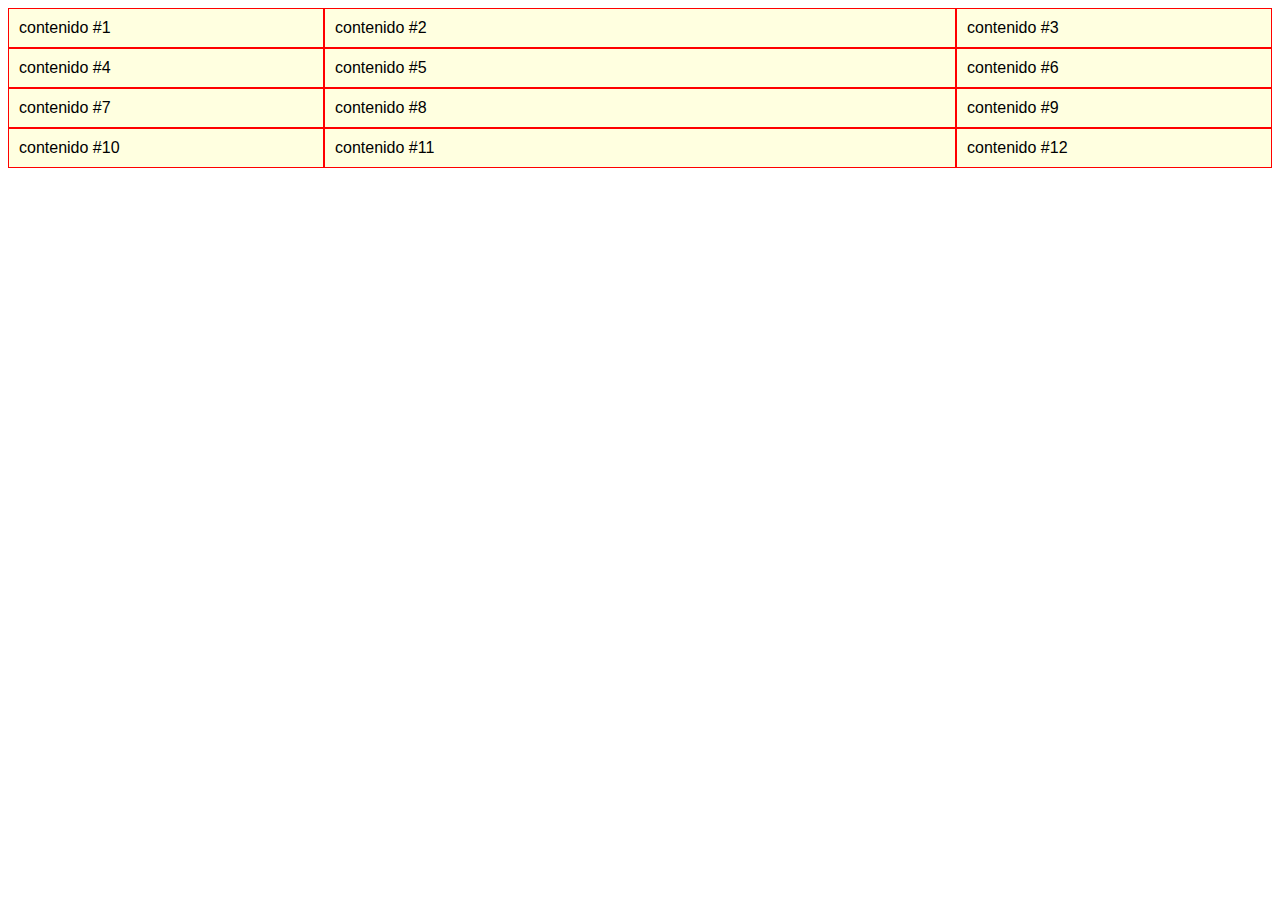
<file: 0 - Definiendo columnas/index.html>
<!DOCTYPE html>
<html lang="es">
  <head>
    <meta charset="UTF-8" />
    <meta name="viewport" content="width=device-width, initial-scale=1.0" />
    <meta http-equiv="X-UA-Compatible" content="ie=edge" />
    <link rel="stylesheet" href="css/style.css" />
    <title>Columnas</title>
  </head>
  <body>
    <section class="container">
      <div class="item">contenido #1</div>
      <div class="item">contenido #2</div>
      <div class="item">contenido #3</div>
      <div class="item">contenido #4</div>
      <div class="item">contenido #5</div>
      <div class="item">contenido #6</div>
      <div class="item">contenido #7</div>
      <div class="item">contenido #8</div>
      <div class="item">contenido #9</div>
      <div class="item">contenido #10</div>
      <div class="item">contenido #11</div>
      <div class="item">contenido #12</div>
    </section>
  </body>
</html>
</file>
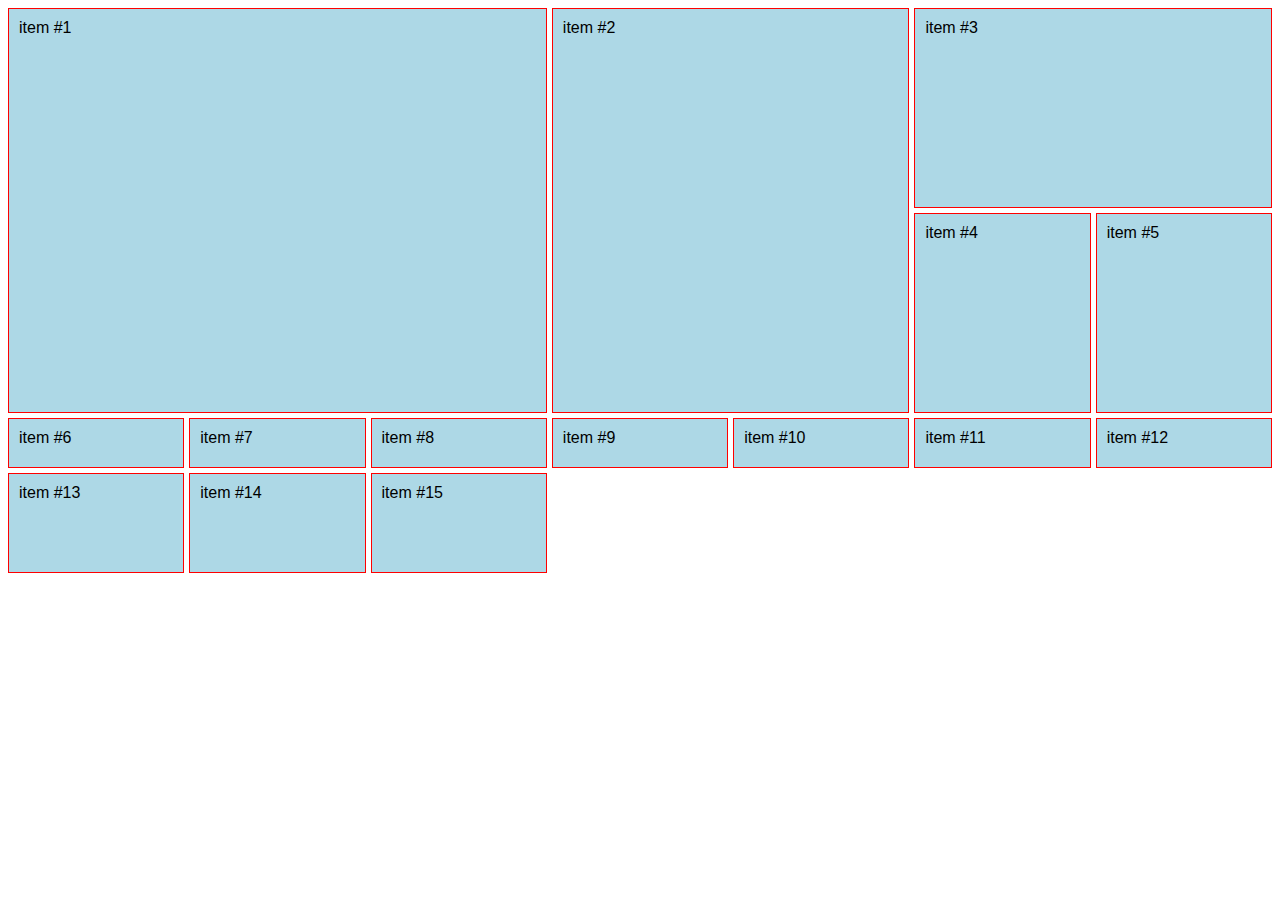
<file: 10 - Manejo de grid implícito/index.html>
<!DOCTYPE html>
<html lang="es">
  <head>
    <meta charset="UTF-8" />
    <meta name="viewport" content="width=device-width, initial-scale=1.0" />
    <meta http-equiv="X-UA-Compatible" content="ie=edge" />
    <link rel="stylesheet" href="css/style.css" />
    <title>Tamaño de item en columnas</title>
  </head>
  <body>
    <section class="container">
      <!-- .item{item #$}*12 -->
      <div class="item">item #1</div>
      <div class="item">item #2</div>
      <div class="item">item #3</div>
      <div class="item">item #4</div>
      <div class="item">item #5</div>
      <div class="item">item #6</div>
      <div class="item">item #7</div>
      <div class="item">item #8</div>
      <div class="item">item #9</div>
      <div class="item">item #10</div>
      <div class="item">item #11</div>
      <div class="item">item #12</div>
      <div class="item">item #13</div>
      <div class="item">item #14</div>
      <div class="item">item #15</div>
    </section>
  </body>
</html>
</file>
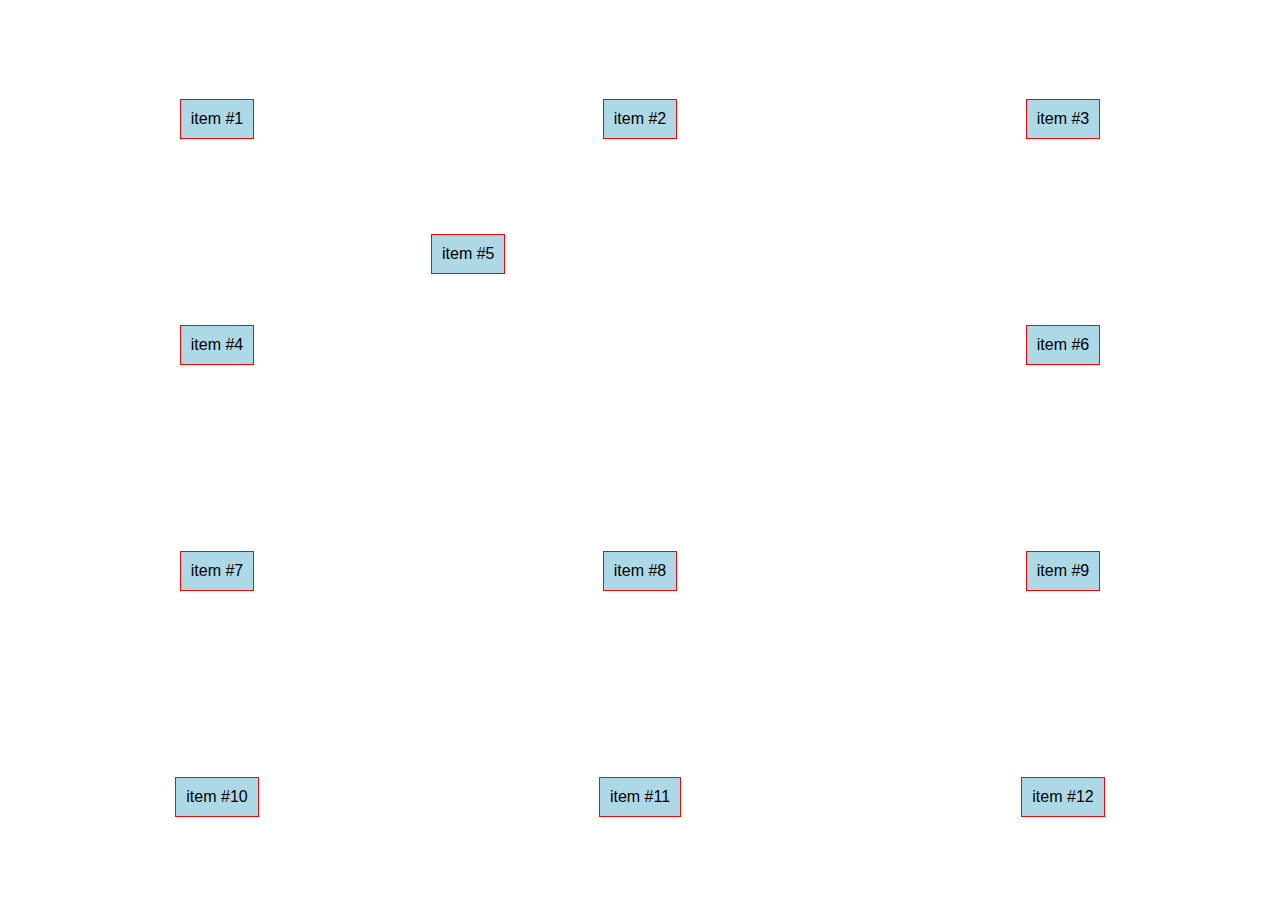
<file: 11 - Alineacion de contenido/index.html>
<!DOCTYPE html>
<html lang="es">
  <head>
    <meta charset="UTF-8" />
    <meta name="viewport" content="width=device-width, initial-scale=1.0" />
    <meta http-equiv="X-UA-Compatible" content="ie=edge" />
    <link rel="stylesheet" href="css/style.css" />
    <title>Tamaño de item en columnas</title>
  </head>
  <body>
    <section class="container">
      <!-- .item{item #$}*12 -->
      <div class="item">item #1</div>
      <div class="item">item #2</div>
      <div class="item">item #3</div>
      <div class="item">item #4</div>
      <div class="item">item #5</div>
      <div class="item">item #6</div>
      <div class="item">item #7</div>
      <div class="item">item #8</div>
      <div class="item">item #9</div>
      <div class="item">item #10</div>
      <div class="item">item #11</div>
      <div class="item">item #12</div>
    </section>
  </body>
</html>
</file>
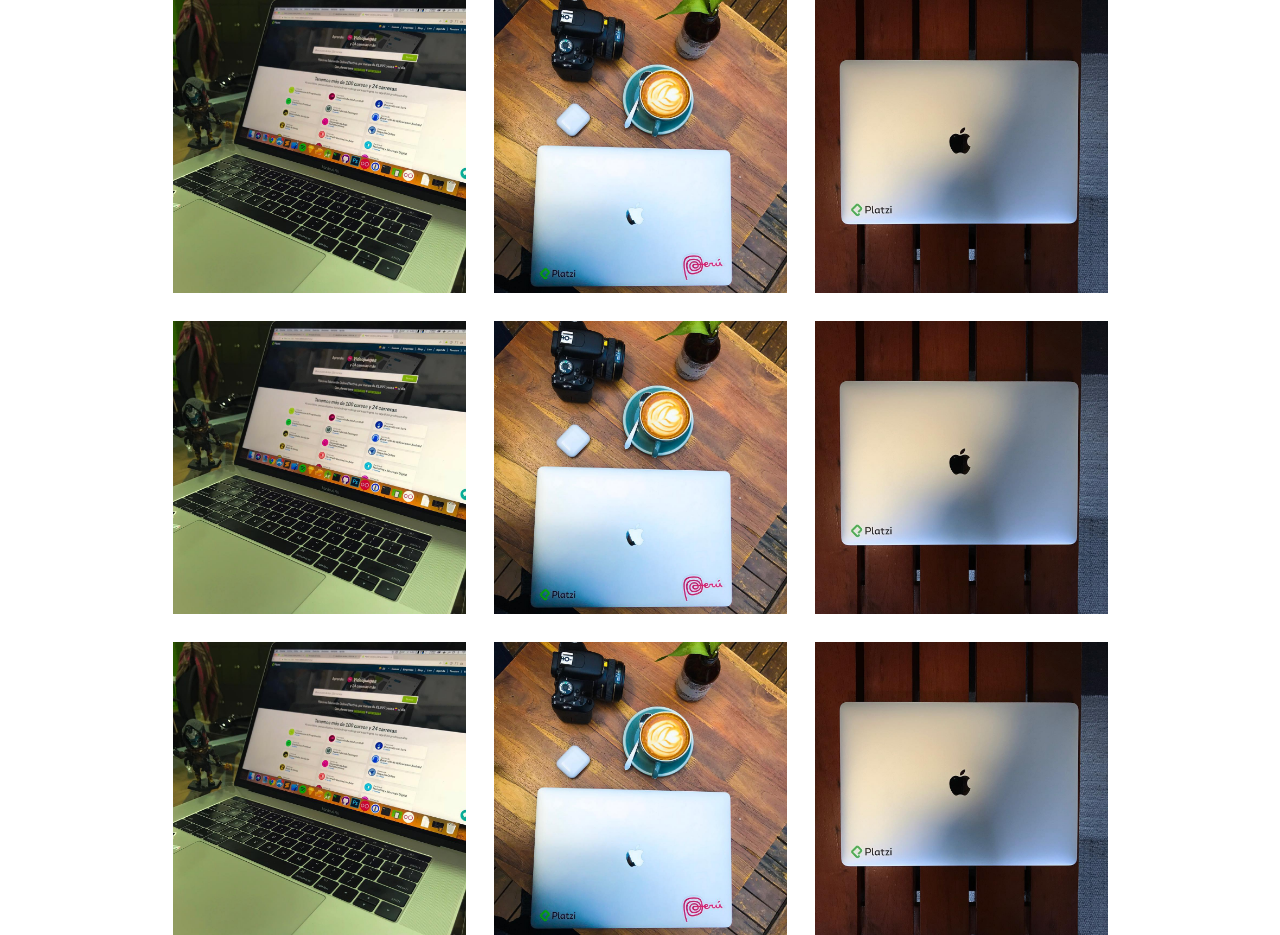
<file: 13 - Layout de Instagram/index.html>
<!DOCTYPE html>
<html lang="es">
  <head>
    <meta charset="UTF-8" />
    <meta name="viewport" content="width=device-width, initial-scale=1.0" />
    <meta http-equiv="X-UA-Compatible" content="ie=edge" />
    <link rel="stylesheet" href="css/style.css" />
    <title>Instagram</title>
  </head>
  <body>
    <section class="post-list">
      <a href="" class="post">
        <figure class="post-image">
          <img src="img/compu.jpg" alt="" />
        </figure>
        <span class="post-overlay">
          <p>
            <span class="post-likes">150</span>
            <span class="post-commnents">10</span>
          </p>
        </span>
      </a>
      <a href="" class="post">
        <figure class="post-image">
          <img src="img/compu2.jpg" alt="" />
        </figure>
        <span class="post-overlay">
          <p>
            <span class="post-likes">150</span>
            <span class="post-commnents">10</span>
          </p>
        </span>
      </a>
      <a href="" class="post">
        <figure class="post-image">
          <img src="img/compu3.jpg" alt="" />
        </figure>
        <span class="post-overlay">
          <p>
            <span class="post-likes">150</span>
            <span class="post-commnents">10</span>
          </p>
        </span>
      </a>
      <a href="" class="post">
        <figure class="post-image">
          <img src="img/compu.jpg" alt="" />
        </figure>
        <span class="post-overlay">
          <p>
            <span class="post-likes">150</span>
            <span class="post-commnents">10</span>
          </p>
        </span>
      </a>
      <a href="" class="post">
        <figure class="post-image">
          <img src="img/compu2.jpg" alt="" />
        </figure>
        <span class="post-overlay">
          <p>
            <span class="post-likes">150</span>
            <span class="post-commnents">10</span>
          </p>
        </span>
      </a>
      <a href="" class="post">
        <figure class="post-image">
          <img src="img/compu3.jpg" alt="" />
        </figure>
        <span class="post-overlay">
          <p>
            <span class="post-likes">150</span>
            <span class="post-commnents">10</span>
          </p>
        </span>
      </a>
      <a href="" class="post">
        <figure class="post-image">
          <img src="img/compu.jpg" alt="" />
        </figure>
        <span class="post-overlay">
          <p>
            <span class="post-likes">150</span>
            <span class="post-commnents">10</span>
          </p>
        </span>
      </a>
      <a href="" class="post">
        <figure class="post-image">
          <img src="img/compu2.jpg" alt="" />
        </figure>
        <span class="post-overlay">
          <p>
            <span class="post-likes">150</span>
            <span class="post-commnents">10</span>
          </p>
        </span>
      </a>
      <a href="" class="post">
        <figure class="post-image">
          <img src="img/compu3.jpg" alt="" />
        </figure>
        <span class="post-overlay">
          <p>
            <span class="post-likes">150</span>
            <span class="post-commnents">10</span>
          </p>
        </span>
      </a>
    </section>
  </body>
</html>
</file>
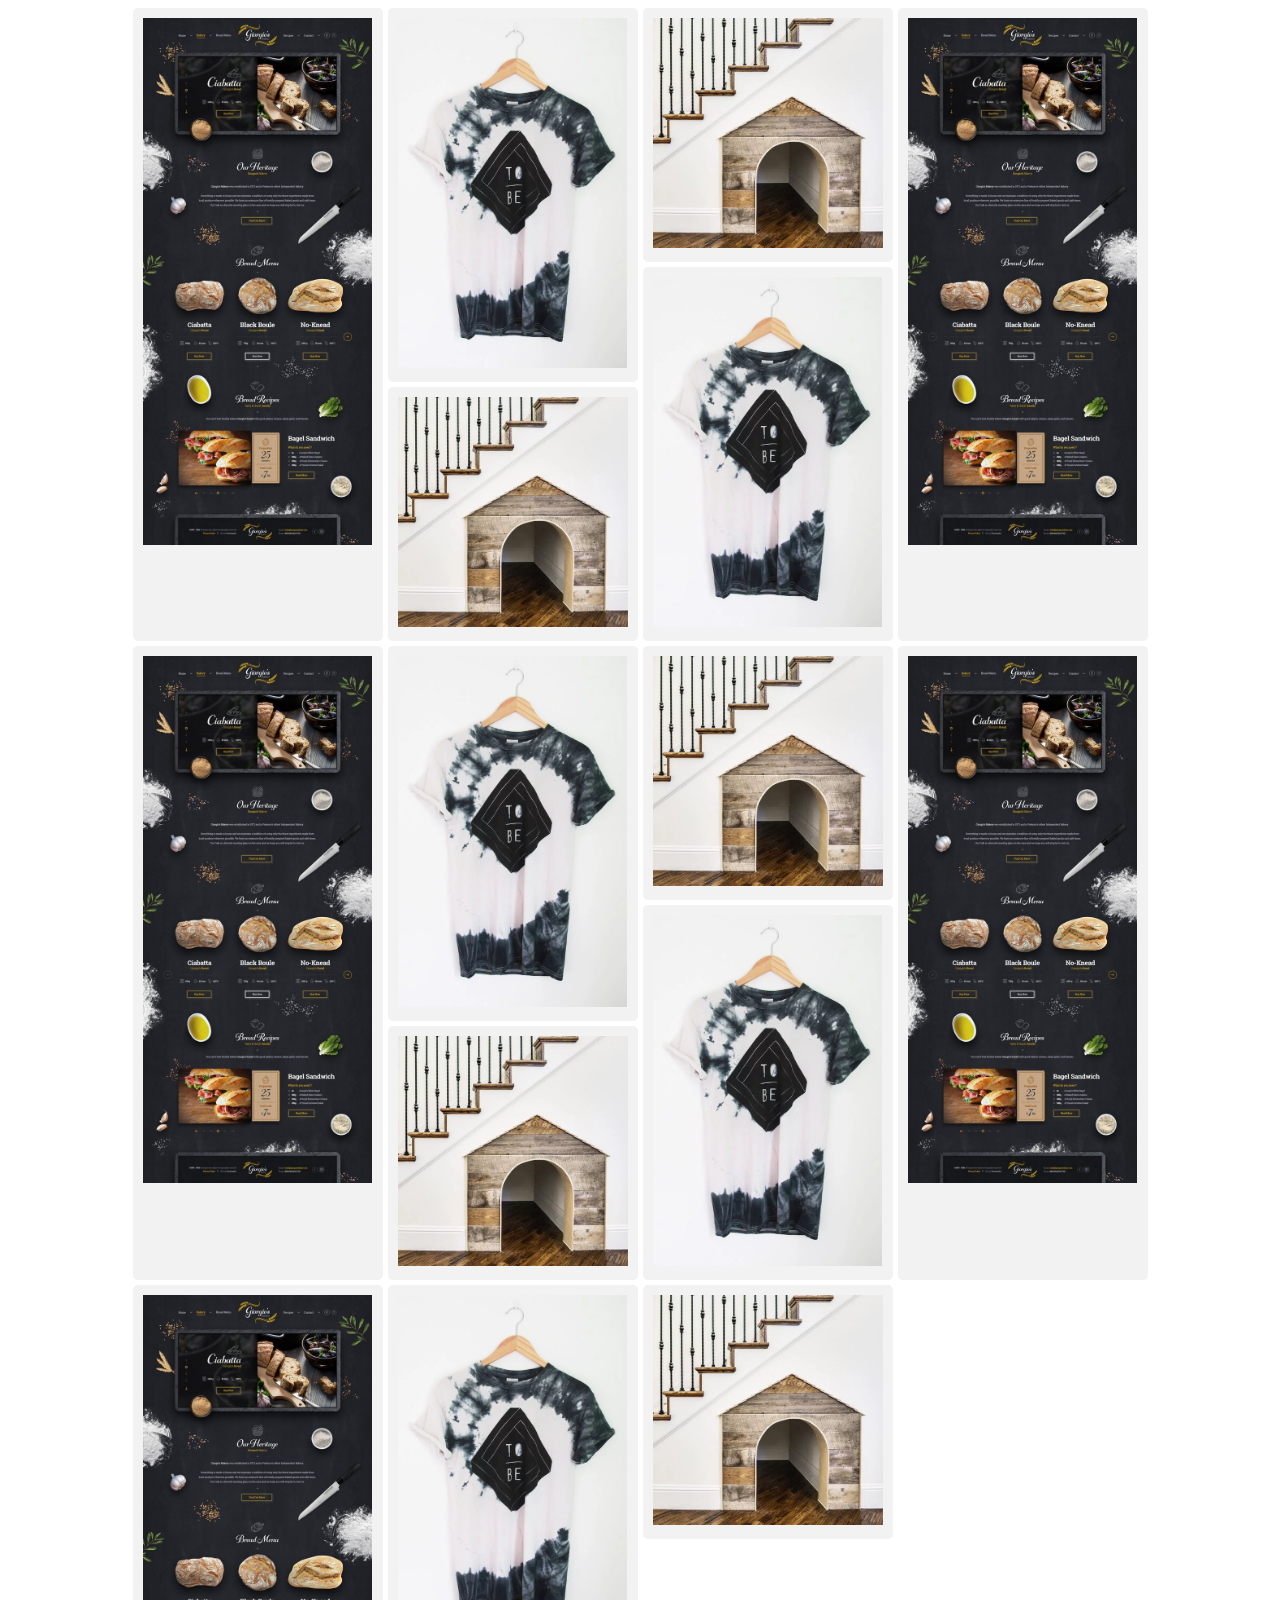
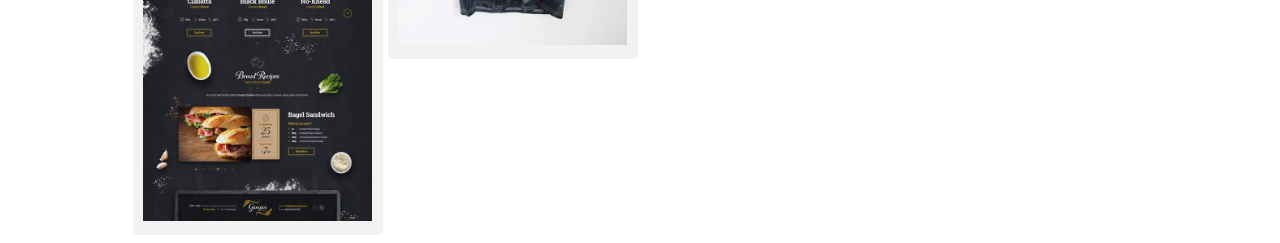
<file: 14 - Layout de Pinterest/index.html>
<!DOCTYPE html>
<html lang="es">
  <head>
    <meta charset="UTF-8" />
    <meta name="viewport" content="width=device-width, initial-scale=1.0" />
    <meta http-equiv="X-UA-Compatible" content="ie=edge" />
    <link rel="stylesheet" href="css/style.css" />
    <title>Pinterest</title>
  </head>
  <body>
    <div class="container">
      <div class="item level-1">
        <img src="img/1.webp" alt="" />
      </div>
      <div class="item level-2">
        <img src="img/2.webp" alt="" />
      </div>
      <div class="item level-3">
        <img src="img/3.webp" alt="" />
      </div>
      <div class="item level-1">
        <img src="img/1.webp" alt="" />
      </div>
      <div class="item level-2">
        <img src="img/2.webp" alt="" />
      </div>
      <div class="item level-3">
        <img src="img/3.webp" alt="" />
      </div>
      <div class="item level-1">
        <img src="img/1.webp" alt="" />
      </div>
      <div class="item level-2">
        <img src="img/2.webp" alt="" />
      </div>
      <div class="item level-3">
        <img src="img/3.webp" alt="" />
      </div>
      <div class="item level-1">
        <img src="img/1.webp" alt="" />
      </div>
      <div class="item level-2">
        <img src="img/2.webp" alt="" />
      </div>
      <div class="item level-3">
        <img src="img/3.webp" alt="" />
      </div>
      <div class="item level-1">
        <img src="img/1.webp" alt="" />
      </div>
      <div class="item level-2">
        <img src="img/2.webp" alt="" />
      </div>
      <div class="item level-3">
        <img src="img/3.webp" alt="" />
      </div>
    </div>
  </body>
</html>
</file>
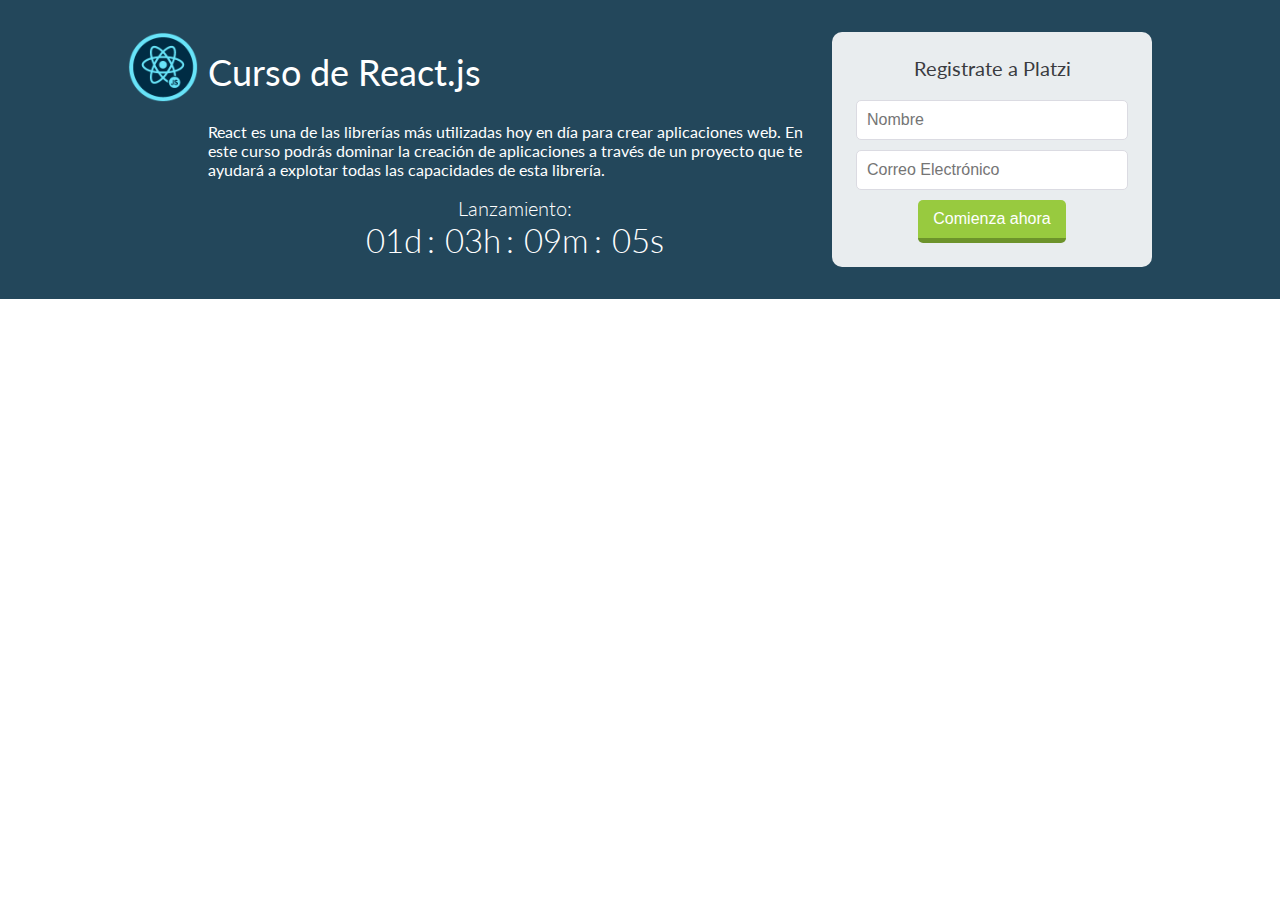
<file: 15 - Layout de Platzi/index.html>
<!DOCTYPE html>
<html lang="es">
  <head>
    <meta charset="UTF-8" />
    <meta name="viewport" content="width=device-width, initial-scale=1.0" />
    <meta http-equiv="X-UA-Compatible" content="ie=edge" />
    <link rel="stylesheet" href="css/style.css" />
    <link
      href="https://fonts.googleapis.com/css?family=Lato:300,400,700&display=swap"
      rel="stylesheet"
    />
    <title>Platzi</title>
  </head>
  <body>
    <div class="hero">
      <div class="hero-container">
        <div class="badge">
          <img src="img/badge.png" alt="" />
        </div>
        <h1 class="title">
          Curso de React.js
        </h1>
        <div class="description">
          <p>
            React es una de las librerías más utilizadas hoy en día para crear
            aplicaciones web. En este curso podrás dominar la creación de
            aplicaciones a través de un proyecto que te ayudará a explotar todas
            las capacidades de esta librería.
          </p>
        </div>
        <form action="" class="form">
          <p>Registrate a Platzi</p>
          <input type="text" placeholder="Nombre" />
          <input type="email" placeholder="Correo Electrónico" />
          <button type="submit">Comienza ahora</button>
        </form>
        <div class="countdown">
          <p>Lanzamiento:</p>
          <p>
            <span>01d</span>
            <span>03h</span>
            <span>09m</span>
            <span>05s</span>
          </p>
        </div>
      </div>
    </div>
  </body>
</html>
</file>
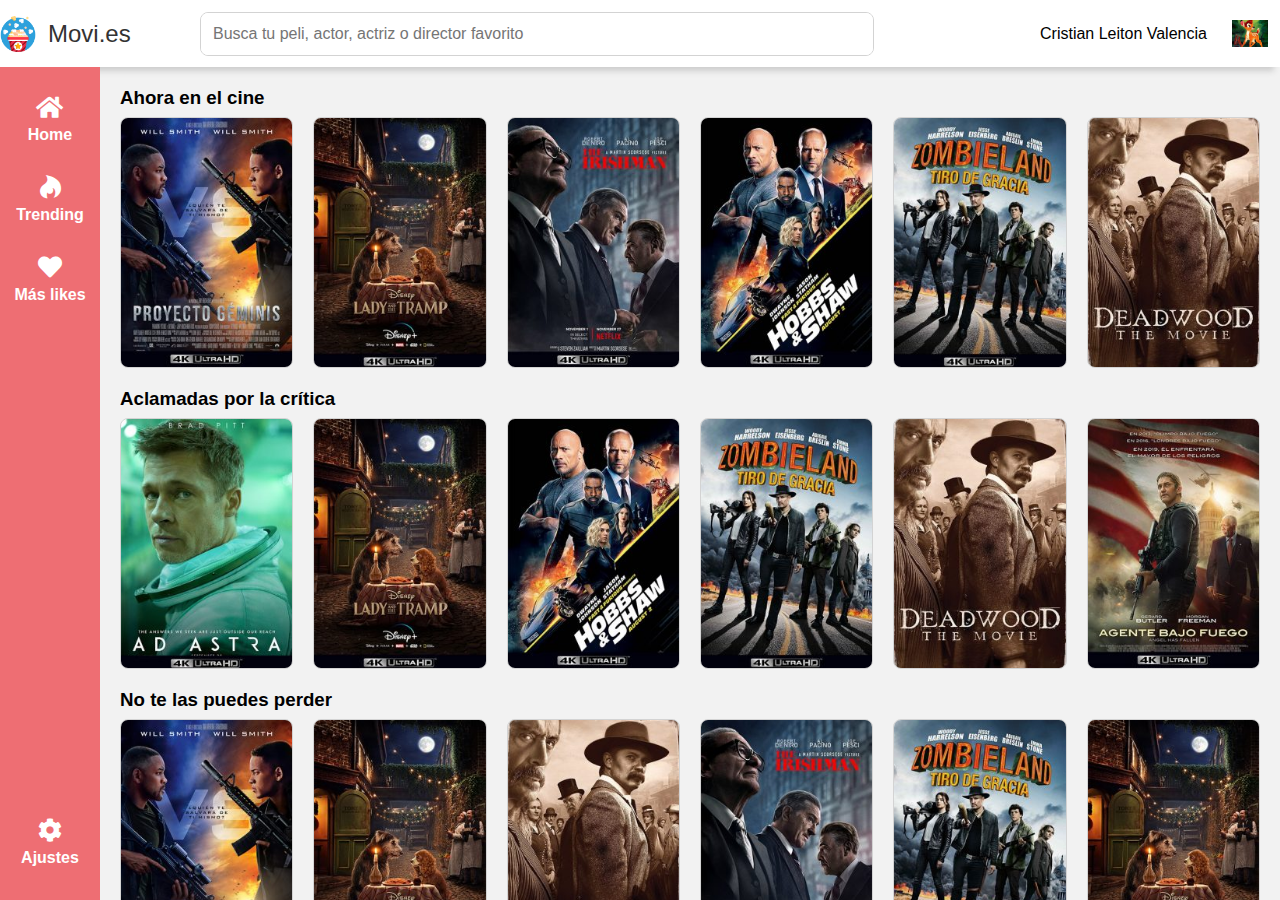
<file: 16 - Reto 1/index.html>
<!DOCTYPE html>
<html lang="es">
  <head>
    <meta charset="UTF-8" />
    <meta name="viewport" content="width=device-width, initial-scale=1.0" />
    <link
      rel="stylesheet"
      href="https://cdnjs.cloudflare.com/ajax/libs/font-awesome/5.11.2/css/all.min.css"
    />
    <meta http-equiv="X-UA-Compatible" content="ie=edge" />
    <link rel="stylesheet" href="css/style.css" />
    <title>Movi.es</title>
  </head>
  <body>
    <div class="container">
      <div class="item header">
        <a href="#" class="logo">
          <img src="img/logo.png" alt="logo" />
          <span>Movi.es</span>
        </a>
        <form action="">
          <input
            type="text"
            placeholder="Busca tu peli, actor, actriz o director favorito"
          />
        </form>
        <div class="user-info">
          <span>Cristian Leiton Valencia</span>
          <img src="img/perfil.jpg" alt="Foto de perfil" />
        </div>
      </div>
      <ol class="item leftbar">
        <li>
          <a href="#"
            ><i class="fas fa-home"></i><br />
            Home</a
          >
        </li>
        <li>
          <a href="#"
            ><i class="fab fa-hotjar"></i> <br />
            Trending</a
          >
        </li>
        <li>
          <a href="#"
            ><i class="fas fa-heart"></i> <br />
            Más likes</a
          >
        </li>
        <li>
          <a href="#"
            ><i class="fas fa-cog"></i> <br />
            Ajustes</a
          >
        </li>
      </ol>
      <div class="item rightcontent">
        <h3>Ahora en el cine</h3>
        <div class="subitem">
          <div>
            <img src="img/proyecto.jpg" alt="" />
            <div class="overlay">
              <h5>Proyecto Geminis</h5>
              <small
                >Henry Bogan, un asesino a sueldo, pretende retirarse porque se
                siente viejo. Sin embargo, hay alguien que no está dispuesto a
                permitírselo porque tiene la misión de matarlo: un clon suyo más
                joven, más rápido y más fuerte.</small
              >
            </div>
          </div>
          <div>
            <img src="img/lady.jpg" alt="" />
            <div class="overlay">
              <h5>La Dama y el Vagabundo</h5>
              <small
                >La historia se centra en una cocker spaniel americana llamada
                Dama que vive felizmente con una familia de clase media alta.
                Después de que la familia tenga un bebé, Dama se pierde y en la
                calle conoce a un perro vagabundo llamado Golfo.</small
              >
            </div>
          </div>
          <div>
            <img src="img/turis.jpg" alt="" />
          </div>
          <div>
            <img src="img/faf.jpg" alt="" />
          </div>
          <div>
            <img src="img/zombie.jpg" alt="" />
          </div>
          <div>
            <img src="img/dead.jpg" alt="" />
          </div>
        </div>
        <h3>Aclamadas por la crítica</h3>
        <div class="subitem">
          <div><img src="img/adastra.jpg" alt="" /></div>
          <div>
            <img src="img/lady.jpg" alt="" />
          </div>
          <div>
            <img src="img/faf.jpg" alt="" />
          </div>
          <div>
            <img src="img/zombie.jpg" alt="" />
          </div>
          <div><img src="img/dead.jpg" alt="" /></div>
          <div>
            <img src="img/agente.jpg" alt="" />
          </div>
        </div>
        <h3>No te las puedes perder</h3>
        <div class="subitem">
          <div><img src="img/proyecto.jpg" alt="" /></div>
          <div>
            <img src="img/lady.jpg" alt="" />
          </div>
          <div><img src="img/dead.jpg" alt="" /></div>
          <div><img src="img/turis.jpg" alt="" /></div>
          <div>
            <img src="img/zombie.jpg" alt="" />
          </div>
          <div>
            <img src="img/lady.jpg" alt="" />
          </div>
        </div>
      </div>
    </div>
  </body>
</html>
</file>
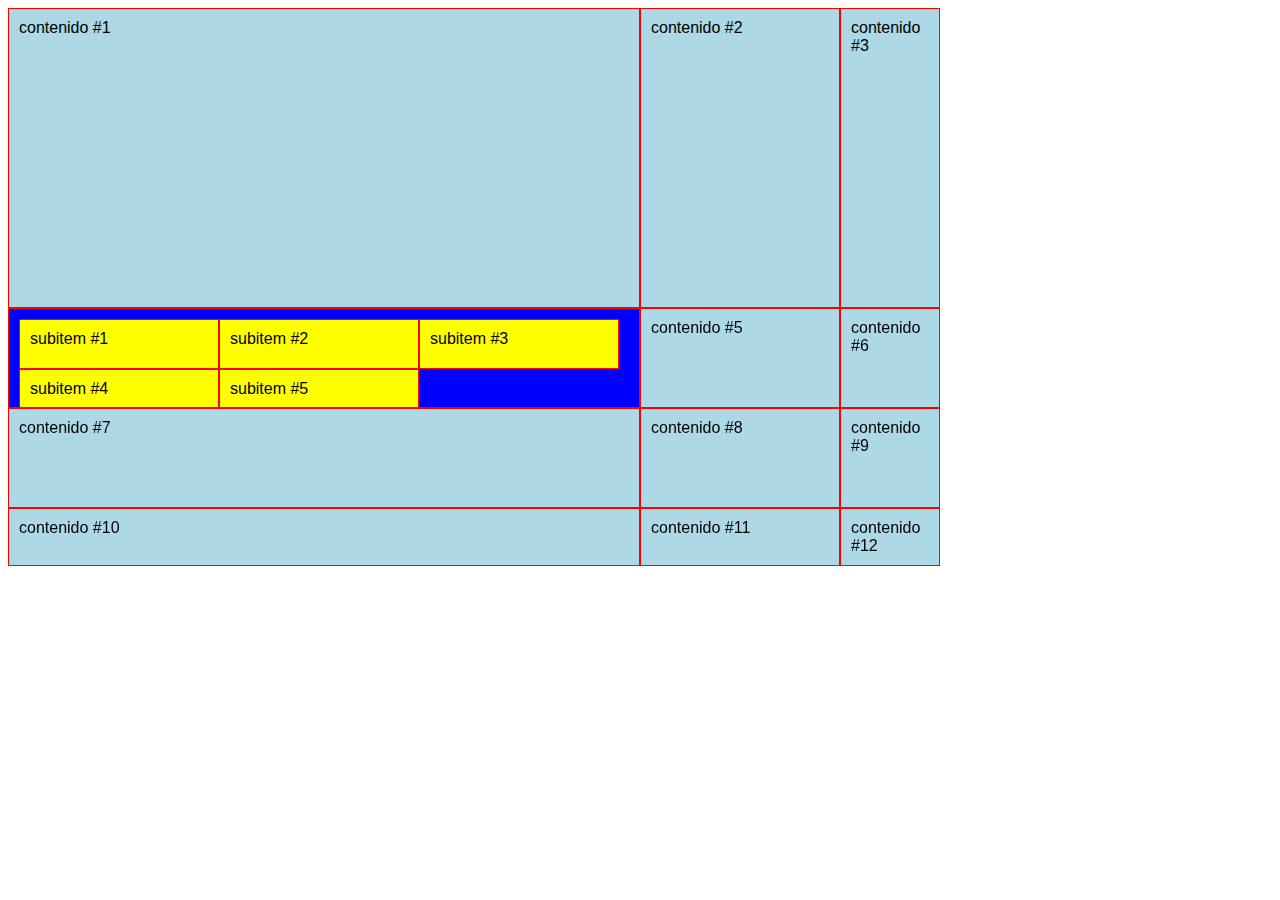
<file: 2 - Displays/index.html>
<!DOCTYPE html>
<html lang="es">
  <head>
    <meta charset="UTF-8" />
    <meta name="viewport" content="width=device-width, initial-scale=1.0" />
    <meta http-equiv="X-UA-Compatible" content="ie=edge" />
    <link rel="stylesheet" href="css/style.css" />
    <title>Displays</title>
  </head>
  <body>
    <section class="container">
      <div class="item">contenido #1</div>
      <div class="item">contenido #2</div>
      <div class="item">contenido #3</div>
      <div class="item">
        <div class="item">subitem #1</div>
        <div class="item">subitem #2</div>
        <div class="item">subitem #3</div>
        <div class="item">subitem #4</div>
        <div class="item">subitem #5</div>
      </div>
      <div class="item">contenido #5</div>
      <div class="item">contenido #6</div>
      <div class="item">contenido #7</div>
      <div class="item">contenido #8</div>
      <div class="item">contenido #9</div>
      <div class="item">contenido #10</div>
      <div class="item">contenido #11</div>
      <div class="item">contenido #12</div>
    </section>
  </body>
</html>
</file>
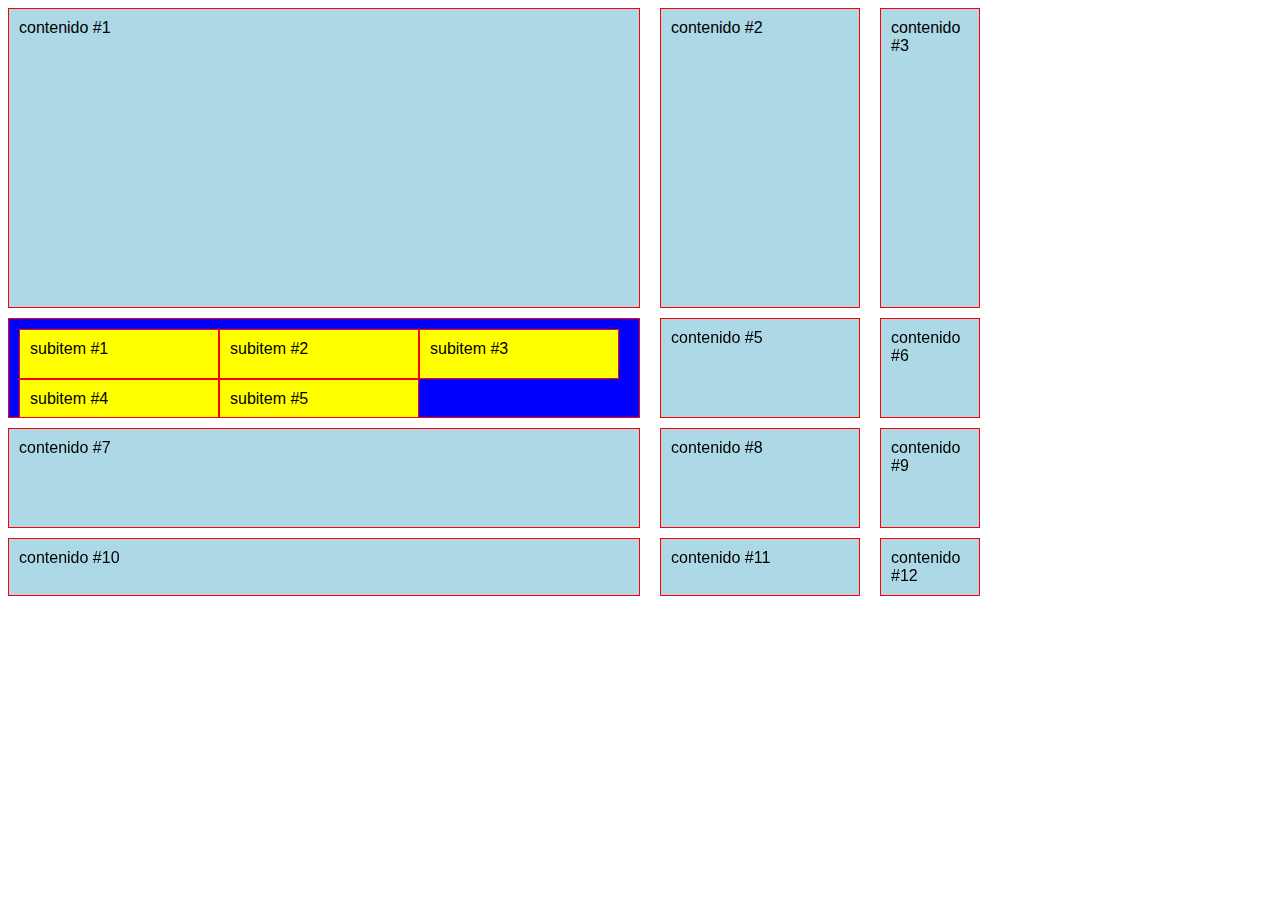
<file: 3 - Espaciado/index.html>
<!DOCTYPE html>
<html lang="es">
  <head>
    <meta charset="UTF-8" />
    <meta name="viewport" content="width=device-width, initial-scale=1.0" />
    <meta http-equiv="X-UA-Compatible" content="ie=edge" />
    <link rel="stylesheet" href="css/style.css" />
    <title>Gap</title>
  </head>
  <body>
    <section class="container">
      <div class="item">contenido #1</div>
      <div class="item">contenido #2</div>
      <div class="item">contenido #3</div>
      <div class="item">
        <div class="item">subitem #1</div>
        <div class="item">subitem #2</div>
        <div class="item">subitem #3</div>
        <div class="item">subitem #4</div>
        <div class="item">subitem #5</div>
      </div>
      <div class="item">contenido #5</div>
      <div class="item">contenido #6</div>
      <div class="item">contenido #7</div>
      <div class="item">contenido #8</div>
      <div class="item">contenido #9</div>
      <div class="item">contenido #10</div>
      <div class="item">contenido #11</div>
      <div class="item">contenido #12</div>
    </section>
  </body>
</html>
</file>
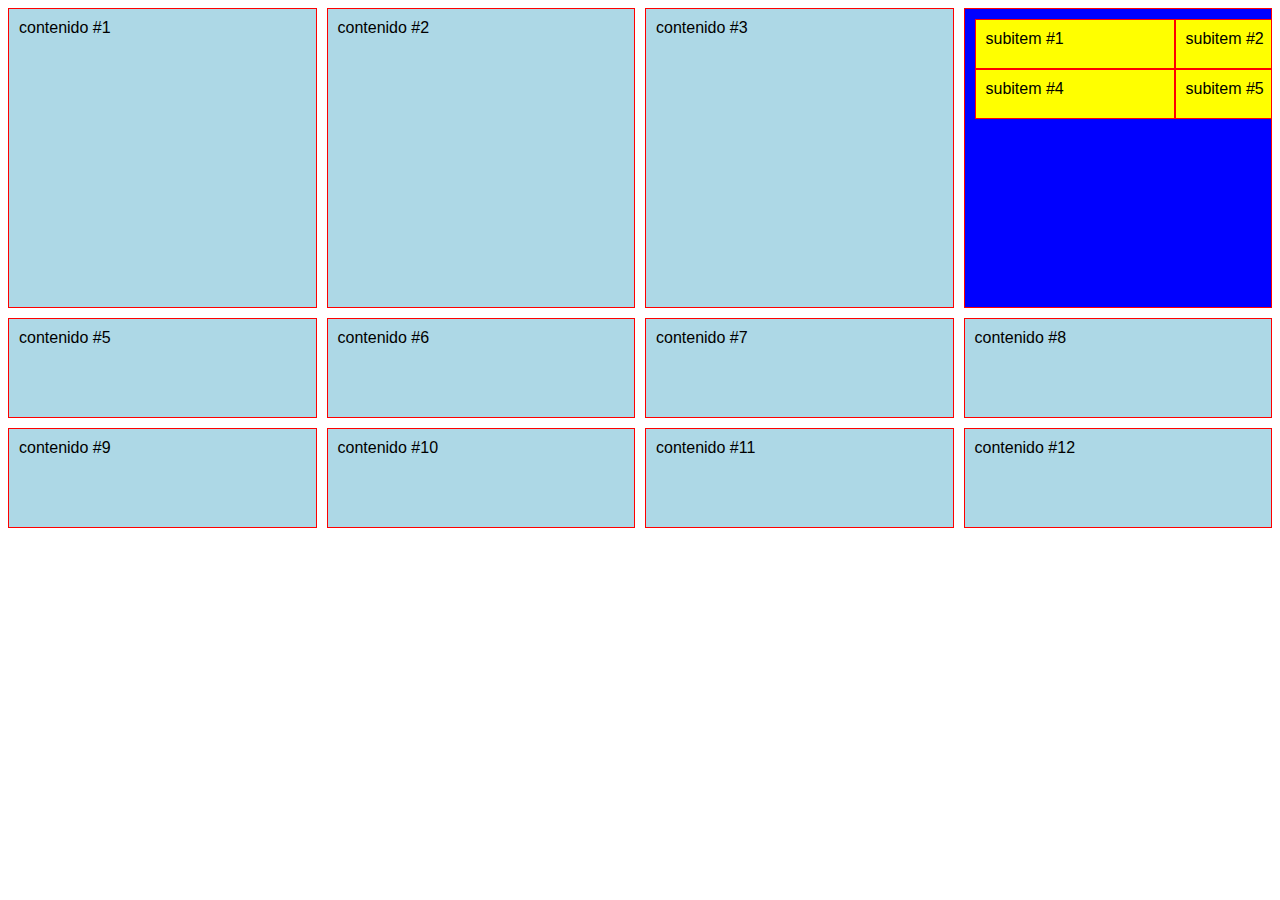
<file: 4 - Funciones/index.html>
<!DOCTYPE html>
<html lang="es">
  <head>
    <meta charset="UTF-8" />
    <meta name="viewport" content="width=device-width, initial-scale=1.0" />
    <meta http-equiv="X-UA-Compatible" content="ie=edge" />
    <link rel="stylesheet" href="css/style.css" />
    <title>Funciones</title>
  </head>
  <body>
    <section class="container">
      <div class="item">contenido #1</div>
      <div class="item">contenido #2</div>
      <div class="item">contenido #3</div>
      <div class="item">
        <div class="item">subitem #1</div>
        <div class="item">subitem #2</div>
        <div class="item">subitem #3</div>
        <div class="item">subitem #4</div>
        <div class="item">subitem #5</div>
      </div>
      <div class="item">contenido #5</div>
      <div class="item">contenido #6</div>
      <div class="item">contenido #7</div>
      <div class="item">contenido #8</div>
      <div class="item">contenido #9</div>
      <div class="item">contenido #10</div>
      <div class="item">contenido #11</div>
      <div class="item">contenido #12</div>
    </section>
  </body>
</html>
</file>
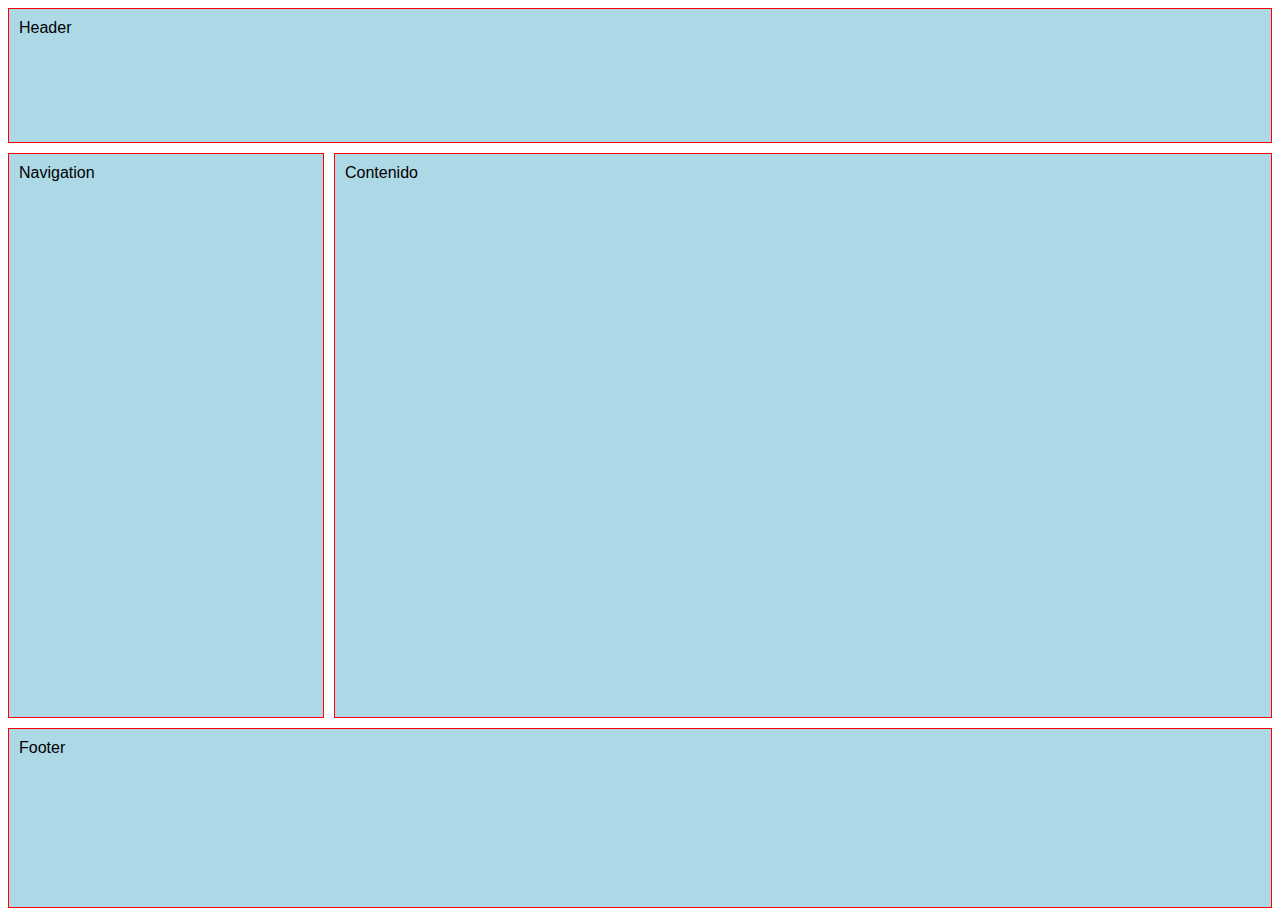
<file: 5 - Areas/index.html>
<!DOCTYPE html>
<html lang="es">
  <head>
    <meta charset="UTF-8" />
    <meta name="viewport" content="width=device-width, initial-scale=1.0" />
    <meta http-equiv="X-UA-Compatible" content="ie=edge" />
    <link rel="stylesheet" href="css/style.css" />
    <title>Funciones</title>
  </head>
  <body>
    <section class="container">
      <div class="item header">Header</div>
      <div class="item navigation">Navigation</div>
      <div class="item contenido">Contenido</div>
      <div class="item footer">Footer</div>
    </section>
  </body>
</html>
</file>
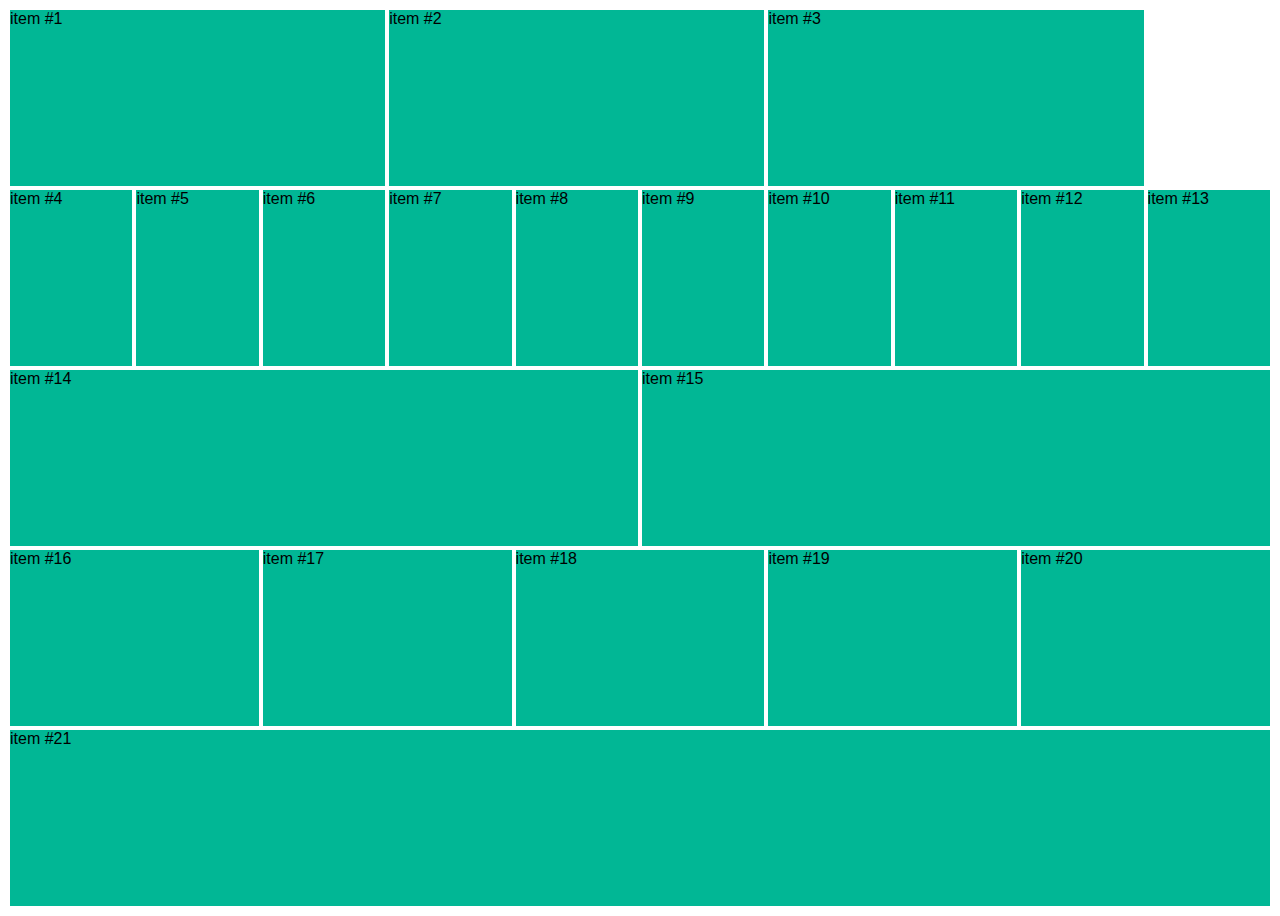
<file: 7 - Ejercicio propio/index.html>
<!DOCTYPE html>
<html lang="es">
  <head>
    <meta charset="UTF-8" />
    <meta name="viewport" content="width=device-width, initial-scale=1.0" />
    <meta http-equiv="X-UA-Compatible" content="ie=edge" />
    <link rel="stylesheet" href="css/style.css" />
    <title>Tamaño de item en columnas</title>
  </head>
  <body>
    <section class="container">
      <!-- .item{item #$}*12 -->
      <div class="item">item #1</div>
      <div class="item">item #2</div>
      <div class="item">item #3</div>
      <div class="item">item #4</div>
      <div class="item">item #5</div>
      <div class="item">item #6</div>
      <div class="item">item #7</div>
      <div class="item">item #8</div>
      <div class="item">item #9</div>
      <div class="item">item #10</div>
      <div class="item">item #11</div>
      <div class="item">item #12</div>
      <div class="item">item #13</div>
      <div class="item">item #14</div>
      <div class="item">item #15</div>
      <div class="item">item #16</div>
      <div class="item">item #17</div>
      <div class="item">item #18</div>
      <div class="item">item #19</div>
      <div class="item">item #20</div>
      <div class="item">item #21</div>
    </section>
  </body>
</html>
</file>
<file: 0 - Definiendo columnas/css/style.css>
body {
  font-family: Arial;
}

.container {
  display: grid;
  grid-template-columns: 25% 50% 25%;
}

.item {
  background: lightyellow;
  padding: 10px;
  border: 1px solid red;
}
</file>
<file: 10 - Manejo de grid implícito/css/style.css>
body {
  font-family: Arial;
}

.item {
  background: lightblue;
  padding: 10px;
  border: 1px solid red;
}

.container {
  display: grid;
  grid-template-columns: [inicio] 1fr [dos] 1fr [tres] 1fr [destacado-end] 1fr [cinco]1fr [destacado2-end]1fr [siete] 1fr [final];
  grid-template-rows: [inicio] 200px [dos] 200px [final];
  height: 100vh;
  gap: 5px;

  /* Manejo de grid implicito */

  /* Manejo a nivel de columnas */
  /* grid-auto-flow: column; */
  /* Manejo de las columnas que sobran: tamaño */
  /* grid-auto-columns: 200px 50px 300px 1fr; */

  /* Manejo de las filas que sobran: tamaño */
  /* Primera fila de 50px y la segunda de 100px */
  grid-auto-rows: 50px 100px;
}

.item:nth-of-type(1) {
  grid-column: inicio / destacado-end;
  grid-row: inicio / final;
}

.item:nth-of-type(2) {
  grid-column: destacado-end / destacado2-end;
  grid-row: inicio / final;
}

.item:nth-of-type(3) {
  grid-column: destacado2-end / final;
}
</file>
<file: 11 - Alineacion de contenido/css/style.css>
body {
  font-family: Arial;
}

.item {
  background: lightblue;
  padding: 10px;
  border: 1px solid red;
}

.container {
  display: grid;
  height: 100vh;
  gap: 5px;
  grid-template-columns: repeat(3, 1fr);
  grid-template-rows: repeat(4, 1fr);

  /* Alineación de contenido */
  /* Alineado de forma horizontal */
  /* justify-item recibe valores: start end center stretch - stretch: estira el contenido en el grid*/
  justify-items: center;
  /* Alineado de forma vertical */
  /* align-item recibe valores: start end center stretch - stretch: estira el contenido en el grid */
  align-items: center;
}

.item:nth-of-type(5) {
  /* Alinear un solo elemento */
  align-self: start;
  justify-self: start;
}
</file>
<file: 13 - Layout de Instagram/css/style.css>
body {
  margin: 0;
  font-family: Arial;
}

.post {
  /* Sale la mano cuando este dentro del post */
  cursor: pointer;
  position: relative;
  display: block;
}

.post-list {
  display: grid;
  grid-template-columns: repeat(3, minmax(100px, 293px));
  justify-content: center;
  gap: 28px;
}

.post-image {
  /* Margin de 0 porque el figure por defecto tiene margen */
  margin: 0;
}

.post-image img {
  /* Ancho 100% del cuadro del grid */
  width: 100%;
  vertical-align: top;
}

.post-overlay {
  background: rgba(0, 0, 0, 0.4);
  position: absolute;
  left: 0;
  right: 0;
  bottom: 0;
  top: 0;
  display: none;
  align-items: center;
  justify-content: center;
  color: white;
  text-align: center;
}

.post:hover .post-overlay {
  display: flex;
}

.post-likes,
.post-commnents {
  width: 80px;
  height: 5px;
  font-weight: bold;
  text-align: center;
  display: inline-block;
}

@media screen and (max-width: 768px) {
  .post-list {
    gap: 3px;
  }
}
</file>
<file: 14 - Layout de Pinterest/css/style.css>
.item {
  border-radius: 5px;
  padding: 10px;
  background: #f2f2f2;
}

.item img {
  max-width: 100%;
}

.level-1 {
  grid-row-end: span 3;
}

.level-2 {
  grid-row-end: span 2;
}

.level-3 {
  grid-row-end: span 1;
}

.container {
  display: grid;
  /* auto-fill sirve para que las columnas se adapten al tamaño de la pantalla */
  grid-template-columns: repeat(auto-fill, 250px);
  gap: 5px;
  justify-content: center;
}
</file>
<file: 15 - Layout de Platzi/css/style.css>
body {
  font-family: 'Lato', sans-serif;
  margin: 0;
}

.hero {
  background: #23475b;
  color: white;
  padding: 32px 15px;
  display: grid;
  grid-template-columns: minmax(auto, 1024px);
  justify-content: center;
}

.hero-container {
  display: grid;
  grid-template-columns: 70px 1fr 320px;
  grid-template-areas:
    'badge title form'
    '. description form'
    '. countdown form';
  gap: 10px;
}

.badge {
  grid-area: badge;
}

.badge img {
  max-width: 70px;
}

.title {
  grid-area: title;
  font-size: 36px;
  font-weight: normal;
  margin: 0;
  display: flex;
  align-items: center;
}

.form {
  grid-area: form;
  text-align: center;
  background: rgba(255, 255, 255, 0.9);
  padding: 1.5em;
  border-radius: 10px;
}

.form input {
  width: 100%;
  padding: 10px;
  font-size: 16px;
  border: 1px solid #dbdbe2;
  border-radius: 5px;
  box-sizing: border-box;
  margin-bottom: 10px;
}

.form p {
  font-size: 20px;
  color: #3a3b3f;
  margin-bottom: 1em;
}

.form button {
  background: #98ca3f;
  color: white;
  padding: 10px 15px;
  border-radius: 5px;
  border: none;
  font-size: 16px;
  border-bottom: 5px solid #6d932b;
  display: inline-block;
}

.countdown {
  grid-area: countdown;
}

.countdown p {
  font-size: 20px;
  text-align: center;
  font-weight: 300;
}

.countdown span {
  font-size: 33px;
}

.countdown span:after {
  content: ':';
  display: inline-block;
  margin: 0 5px;
}

.countdown span:last-child::after {
  display: none;
}

p {
  margin: 0;
}

.description {
  grid-area: description;
}

@media screen and (max-width: 768px) {
  .hero-container {
    grid-template-columns: 70px 1fr;
    grid-template-areas:
      'badge title'
      'description description'
      'form form'
      'countdown countdown';
  }
}
</file>
<file: 16 - Reto 1/css/style.css>
body {
  background: #f2f2f2;
  font-size: 16px;
  font-family: sans-serif;
  margin: 0;
  overflow: hidden;
}

.container {
  display: grid;
  grid-template: 67px 1fr / 100px 1fr;
  grid-template-areas:
    'header  header'
    'leftbar rightcontent';
}

@media screen and (max-width: 425px) {
  .container {
    grid-template: 67px 1fr / 80px 1fr;
  }
}

/* Header settings */
.header {
  display: grid;
  grid-template-columns: 200px 1fr 240px;
  justify-content: center;
  align-items: center;
  grid-area: header;
  -webkit-box-shadow: 0 10px 6px -6px #ccc;
  -moz-box-shadow: 0 10px 6px -6px #ccc;
  box-shadow: 0 10px 6px -6px #ccc;
  background: #fff;
}

.header .logo img {
  width: 36px;
}

.header .logo {
  display: grid;
  grid-template-columns: 48px 1fr;
  align-items: center;
  text-decoration: none;
  font-size: 1.5em;
  color: #333;
}

.header form {
  width: 80%;
  border-radius: 8px;
  overflow: hidden;
  border: 1px solid lightgrey;
}

.header form input {
  width: 100%;
  height: 40px;
  padding-left: 12px;
  font-size: 1rem;
  border: 0;
}

.header .user-info {
  display: grid;
  grid-template-columns: 1fr 48px;
  align-items: center;
  grid-gap: 16px;
}

.header .user-info img {
  width: 36px;
}

/* Left bar settings */
.leftbar {
  display: grid;
  grid-area: leftbar;
  grid-template-rows: repeat(3, 80px) 1fr;

  background: #ee6e73;
  list-style: none;
  padding: 0;
  margin: 0;
}

.leftbar li {
  display: grid;
  justify-content: center;
  align-items: end;
}

.leftbar li a {
  color: #fff;
  text-decoration: none;
  font-weight: bold;
  text-align: center;
  line-height: 1.5em;
}

.leftbar li a:hover {
  color: #f2f2f2;
}

.leftbar li a i {
  font-size: 1.5em;
}

.leftbar li:nth-of-type(4) {
  align-items: self-end;
  margin-bottom: 30px;
}

/* Movie grid */
.rightcontent {
  display: grid;
  grid-area: rightcontent;
  grid-template: repeat(6, 1fr) / 1fr;
  height: calc(100vh - 67px);
  overflow-y: auto;
  padding: 0 20px;
}

.rightcontent h3 {
  margin: 20px 0 8px 0;
}

.subitem {
  display: grid;
  grid-template: 1fr / repeat(6, 1fr);
  grid-gap: 20px;
}

.subitem div {
  border: 1px solid lightgrey;
  border-radius: 8px;
  overflow: hidden;
  position: relative;
}

.subitem div:hover .overlay {
  display: block;
  position: absolute;
  bottom: 0;
  left: 0;
  top: 0;
  right: 0;
  background: rgba(0, 0, 0, 0.8);
  color: #fff;
  padding: 0em 1em 1em 1em;
  border-radius: 0;
  border: none;
}

.subitem div img {
  width: 100%;
  object-fit: cover;
  vertical-align: top;
}

.overlay {
  display: none;
}

/**
     * Responsive
     */
@media screen and (max-width: 992px) {
  .rightcontent {
    padding: 0 10px;
  }

  .subitem {
    grid-gap: 10px;
    grid-template: 1fr 1fr / repeat(3, 1fr);
  }
}

@media screen and (max-width: 425px) {
  .container {
    grid-template: 67px 1fr / 80px 1fr;
  }
  .header {
    grid-template-columns: 96px 1fr 100px;
  }

  .header .logo {
    grid-template-columns: 48px;
  }

  .logo span {
    display: none;
  }

  .header .user-info {
    grid-template-columns: 48px;
  }

  .user-info span {
    display: none;
  }

  .leftbar li a {
    font-size: 0.85em;
  }

  .rightcontent h3 {
    margin: 12px 0 5px 0;
    font-size: 1em;
  }

  .subitem {
    grid-gap: 5px;
    grid-template: 1fr 1fr / repeat(2, 1fr);
  }
}

@media screen and (max-width: 320px) {
  .subitem {
    grid-gap: 5px;
    grid-template: 1fr 1fr / 1fr;
  }
}
</file>
<file: 2 - Displays/css/style.css>
body {
  font-family: Arial;
}

.container {
  display: grid;
  /* grid-template-columns: 25% 50% 25%; */
  /* grid-template-rows: 300px 300px; */

  /* Para definir en una sola línea las filas y columas se utiliza lo siguiente */
  /* grid-template: filas / columnas; */
  grid-template: 300px 100px 100px / 50% 200px 100px;
}

.item {
  background: lightblue;
  padding: 10px;
  border: 1px solid red;
}

/* Toma el elemento de tipo ITEM (en este caso) que le diga (en este ejemplo el cuarto - 4) */
.item:nth-of-type(4) {
  background: blue;
  overflow: auto;

  /* Nota: Aun no funciona -  Subgrid heredaria los tamaños de las filas y columnas del padre */
  /* display: subgrid; */
  display: grid;
  grid-template: 50px 50px 50px / 200px 200px 200px;

  /* Nota: Aun no funciona -  Otro tipo de display: Genera un display sin filas ni columnas*/
  display: inline-grid;
}

.item .item {
  background: yellow;
}
</file>
<file: 3 - Espaciado/css/style.css>
body {
  font-family: Arial;
}

.container {
  display: grid;
  /* grid-template-columns: 25% 50% 25%; */
  /* grid-template-rows: 300px 300px; */

  /* Para definir en una sola línea las filas y columas se utiliza lo siguiente */
  /* grid-template: filas / columnas; */
  grid-template: 300px 100px 100px / 50% 200px 100px;

  /* Grid Gap para columnas - espaciado*/
  /* column-gap: 30px; */

  /* Grid Gap para filas - espaciado*/
  /* row-gap: 30px; */

  /* Grid Gap para filas y columnas - espaciado*/
  gap: 10px 20px;
}

.item {
  background: lightblue;
  padding: 10px;
  border: 1px solid red;
}

/* Toma el elemento de tipo ITEM (en este caso) que le diga (en este ejemplo el cuarto - 4) */
.item:nth-of-type(4) {
  background: blue;
  overflow: auto;

  /* Nota: Aun no funciona -  Subgrid heredaria los tamaños de las filas y columnas del padre */
  /* display: subgrid; */
  display: grid;
  grid-template: 50px 50px 50px / 200px 200px 200px;

  /* Nota: Aun no funciona -  Otro tipo de display: Genera un display sin filas ni columnas*/
  /* display: inline-grid; */
}

.item .item {
  background: yellow;
}
</file>
<file: 4 - Funciones/css/style.css>
body {
  font-family: Arial;
}

.container {
  display: grid;
  /* grid-template-columns: 25% 50% 25%; */
  /* grid-template-rows: 300px 300px; */

  /* Para definir en una sola línea las filas y columas se utiliza lo siguiente */
  /* grid-template: filas / columnas; */
  /* grid-template: 300px 100px 100px / 50% 200px 100px; */

  /* Grid Gap para columnas - espaciado*/
  /* column-gap: 30px; */

  /* Grid Gap para filas - espaciado*/
  /* row-gap: 30px; */

  /* Grid Gap para filas y columnas - espaciado*/
  gap: 10px;

  /* Nueva unidad de medida: fracciones - fr */
  /* grid-template: 300px 100px 100px / 1fr 1fr 1fr; */

  /* Repetir configuración */
  /* grid-template: 300px 100px 100px / repeat(3, 1fr); */

  /* Minimos y maximos - minimo 200px y maximo 1fr */
  grid-template: 300px 100px 100px / repeat(4, minmax(200px, 1fr));
}

.item {
  background: lightblue;
  padding: 10px;
  border: 1px solid red;
}

/* Toma el elemento de tipo ITEM (en este caso) que le diga (en este ejemplo el cuarto - 4) */
.item:nth-of-type(4) {
  background: blue;
  overflow: auto;

  /* Nota: Aun no funciona -  Subgrid heredaria los tamaños de las filas y columnas del padre */
  /* display: subgrid; */
  display: grid;
  grid-template: 50px 50px 50px / 200px 200px 200px;

  /* Nota: Aun no funciona -  Otro tipo de display: Genera un display sin filas ni columnas*/
  /* display: inline-grid; */
}

.item .item {
  background: yellow;
}
</file>
<file: 5 - Areas/css/style.css>
body {
  font-family: Arial;
}

.container {
  display: grid;
  /* grid-template-columns: 25% 50% 25%; */
  /* grid-template-rows: 300px 300px; */

  /* Para definir en una sola línea las filas y columas se utiliza lo siguiente */
  /* grid-template: filas / columnas; */
  /* grid-template: 300px 100px 100px / 50% 200px 100px; */

  /* Grid Gap para columnas - espaciado*/
  /* column-gap: 30px; */

  /* Grid Gap para filas - espaciado*/
  /* row-gap: 30px; */

  /* Grid Gap para filas y columnas - espaciado*/
  gap: 10px;

  /* Nueva unidad de medida: fracciones - fr */
  /* grid-template: 300px 100px 100px / 1fr 1fr 1fr; */

  /* Repetir configuración */
  /* grid-template: 300px 100px 100px / repeat(3, 1fr); */

  /* Minimos y maximos - minimo 200px y maximo 1fr */
  grid-template: 15% 1fr 20% / 25% 1fr;
  height: 100vh;

  /* Para definir areas */
  grid-template-areas:
    'header header'
    'navigation contenido'
    'footer footer';
}

.header {
  grid-area: header;
}

.navigation {
  grid-area: navigation;
}

.contenido {
  grid-area: contenido;
}

.footer {
  grid-area: footer;
}

.item {
  background: lightblue;
  padding: 10px;
  border: 1px solid red;
}
</file>
<file: 7 - Ejercicio propio/css/style.css>
body {
  font-family: Arial;
}

.item {
  background: #01b795;
  border: 2px solid white;
}

.container {
  display: grid;
  grid-template: repeat(5, 1fr) / repeat(10, 1fr);
  height: 100vh;
}

.item:nth-of-type(1) {
  grid-column: 1 / 4;
}

.item:nth-of-type(2) {
  grid-column: 4 / 7;
}

.item:nth-of-type(3) {
  grid-column: 7 / 10;
}

.item:nth-of-type(4) {
  grid-column: 1 / 2;
}

.item:nth-of-type(5) {
  grid-column: 2 / 3;
}

.item:nth-of-type(6) {
  grid-column: 3 / 4;
}

.item:nth-of-type(7) {
  grid-column: 4 / 5;
}

.item:nth-of-type(8) {
  grid-column: 5 / 6;
}

.item:nth-of-type(9) {
  grid-column: 6 / 7;
}

.item:nth-of-type(10) {
  grid-column: 7 / 8;
}

.item:nth-of-type(11) {
  grid-column: 8 / 9;
}

.item:nth-of-type(12) {
  grid-column: 9 / 10;
}

.item:nth-of-type(13) {
  grid-column: 10 / 11;
}

.item:nth-of-type(14) {
  grid-column: 1 / span 5;
}

.item:nth-of-type(15) {
  grid-column: span 5 / span 5;
}

.item:nth-of-type(16) {
  grid-column: 1 / 3;
}

.item:nth-of-type(17) {
  grid-column: 3 / 5;
}

.item:nth-of-type(18) {
  grid-column: 5 / 7;
}

.item:nth-of-type(19) {
  grid-column: 7 / 9;
}

.item:nth-of-type(20) {
  grid-column: 9 / 11;
}

.item:nth-of-type(21) {
  grid-column: 1 / -1;
}
</file>
